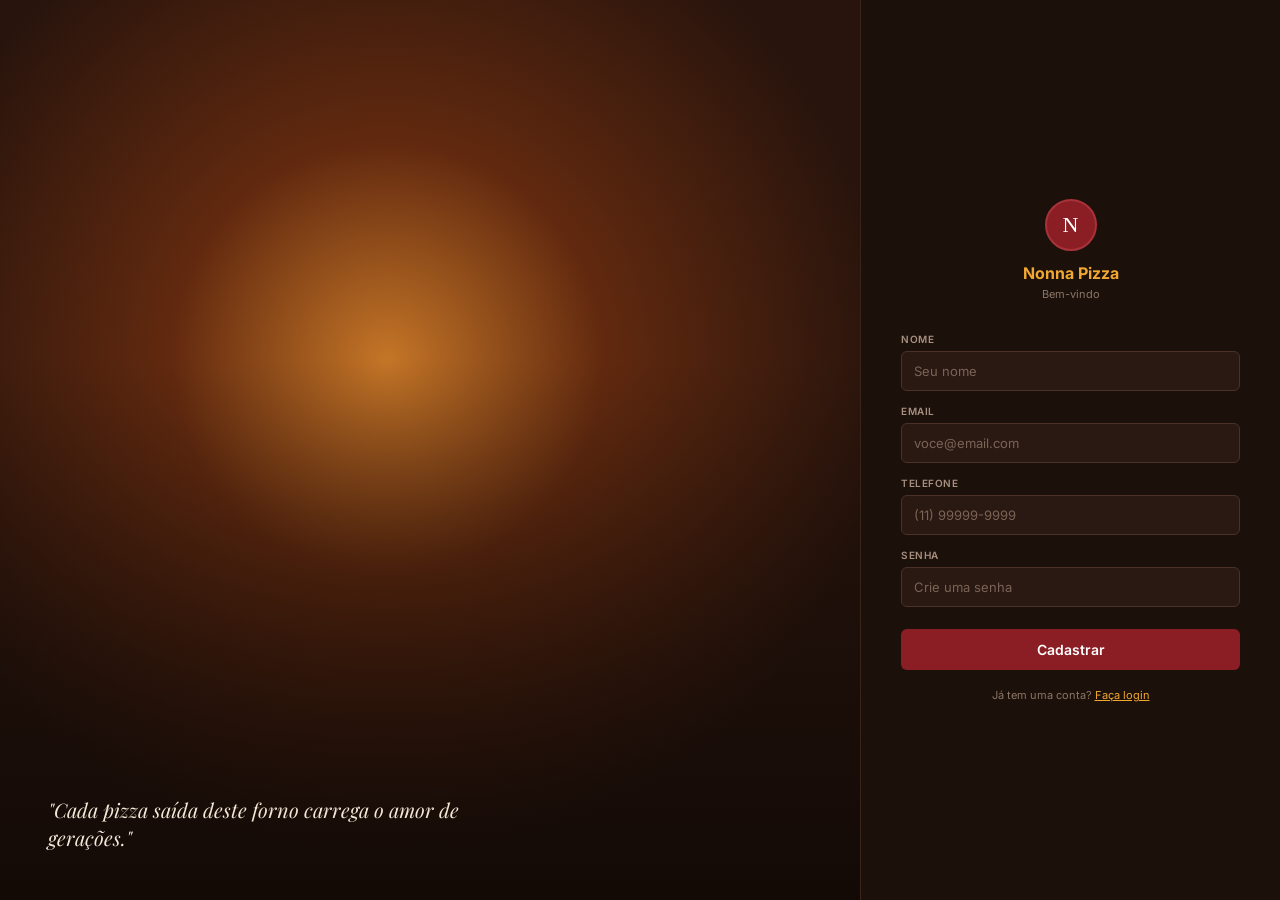
<file: nonna-pizza/src/main/webapp/cadastro.html>
<!DOCTYPE html>
<html lang="pt-BR">
<head>
    <meta charset="UTF-8">
    <meta name="viewport" content="width=device-width, initial-scale=1.0">
    <title>Cadastro - Nonna Pizza</title>
    <link rel="preconnect" href="https://fonts.googleapis.com">
    <link rel="preconnect" href="https://fonts.gstatic.com" crossorigin>
    <link href="https://fonts.googleapis.com/css2?family=Inter:wght@400;500;600;700&family=Playfair+Display:ital@1&display=swap" rel="stylesheet">
    <link rel="stylesheet" href="css/base.css">
    <link rel="stylesheet" href="css/auth.css">
</head>
<body>

<main class="auth">
    <section class="auth-visual">
        <blockquote>
            <p>"Cada pizza saída deste forno carrega o amor de gerações."</p>
        </blockquote>
    </section>

    <section class="auth-painel">
        <div class="auth-marca">
            <span class="marca-selo" aria-hidden="true">N</span>
            <strong>Nonna Pizza</strong>
            <span>Bem-vindo</span>
        </div>

        <p class="erro-form" id="erro" role="alert" hidden>Este e-mail já está cadastrado.</p>

        <form action="create-cliente" method="post" class="auth-form">
            <div>
                <label for="nome">Nome</label>
                <input type="text" name="nome" id="nome" placeholder="Seu nome" autocomplete="name" required>
            </div>
            <div>
                <label for="email">Email</label>
                <input type="email" name="email" id="email" placeholder="voce@email.com" autocomplete="email" required>
            </div>
            <div>
                <label for="telefone">Telefone</label>
                <input type="tel" name="telefone" id="telefone" placeholder="(11) 99999-9999" autocomplete="tel" required>
            </div>
            <div>
                <label for="senha">Senha</label>
                <input type="password" name="senha" id="senha" placeholder="Crie uma senha" autocomplete="new-password" minlength="6" required>
            </div>

            <button type="submit" class="btn btn-primario">Cadastrar</button>
        </form>

        <p class="auth-troca">Já tem uma conta? <a href="login.html">Faça login</a></p>
    </section>
</main>

<script>
    if (location.search.includes("erro")) document.getElementById("erro").hidden = false;
</script>
</body>
</html>
</file>
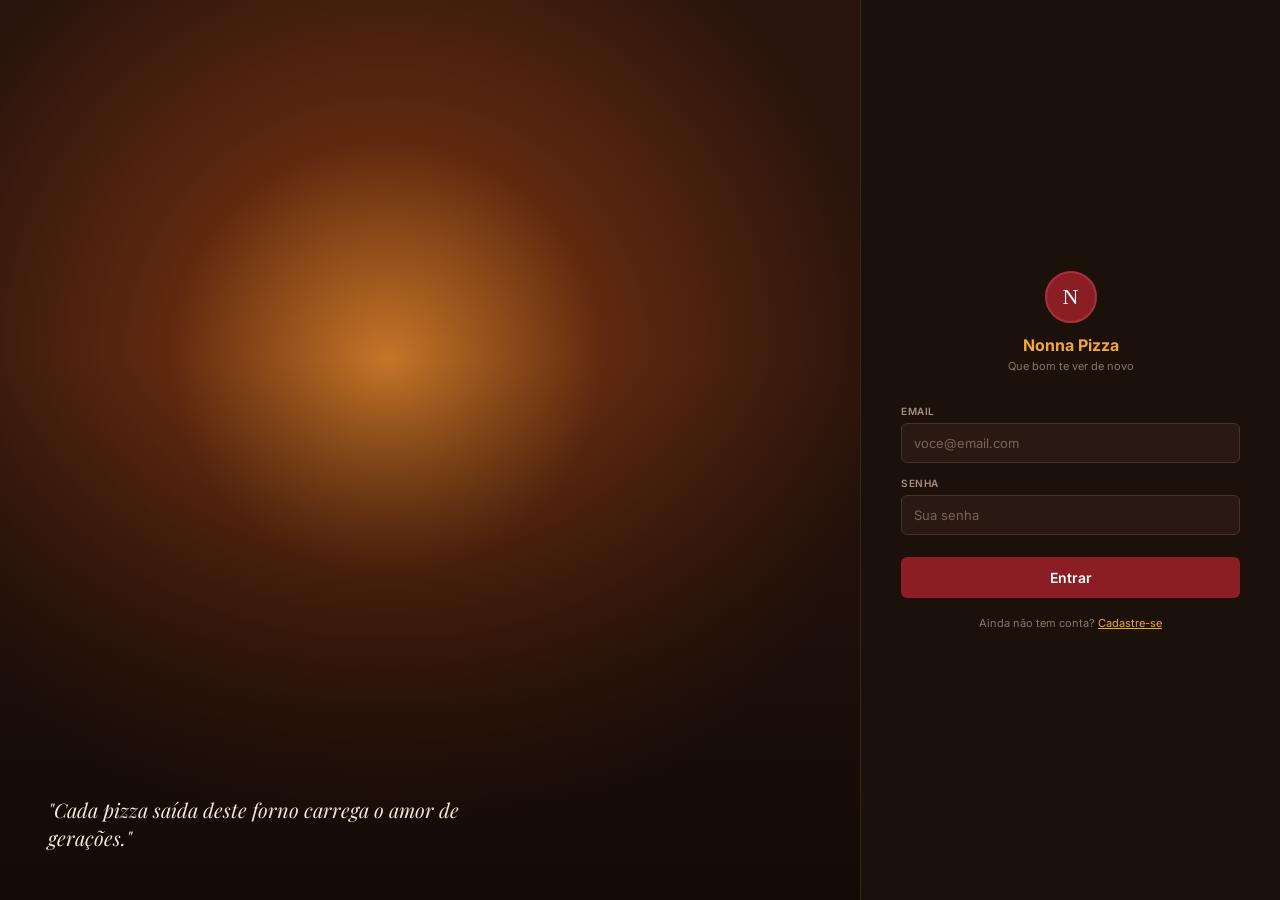
<file: nonna-pizza/src/main/webapp/login.html>
<!DOCTYPE html>
<html lang="pt-BR">
<head>
    <meta charset="UTF-8">
    <meta name="viewport" content="width=device-width, initial-scale=1.0">
    <title>Entrar - Nonna Pizza</title>
    <link rel="preconnect" href="https://fonts.googleapis.com">
    <link rel="preconnect" href="https://fonts.gstatic.com" crossorigin>
    <link href="https://fonts.googleapis.com/css2?family=Inter:wght@400;500;600;700&family=Playfair+Display:ital@1&display=swap" rel="stylesheet">
    <link rel="stylesheet" href="css/base.css">
    <link rel="stylesheet" href="css/auth.css">
</head>
<body>

<main class="auth">
    <section class="auth-visual">
        <blockquote>
            <p>"Cada pizza saída deste forno carrega o amor de gerações."</p>
        </blockquote>
    </section>

    <section class="auth-painel">
        <div class="auth-marca">
            <a href="landing.jsp">
                <span class="marca-selo" aria-hidden="true">N</span>
            </a>
            <strong>Nonna Pizza</strong>
            <span>Que bom te ver de novo</span>
        </div>

        <p class="erro-form" id="erro" role="alert" hidden>E-mail ou senha incorretos.</p>

        <form action="login" method="post" class="auth-form">
            <div>
                <label for="email">Email</label>
                <input type="email" name="email" id="email" placeholder="voce@email.com" autocomplete="email" required>
            </div>
            <div>
                <label for="senha">Senha</label>
                <input type="password" name="senha" id="senha" placeholder="Sua senha" autocomplete="current-password" required>
            </div>

            <button type="submit" class="btn btn-primario">Entrar</button>
        </form>

        <p class="auth-troca">Ainda não tem conta? <a href="cadastro.jsp">Cadastre-se</a></p>
    </section>
</main>

<script>
    if (location.search.includes("erro")) document.getElementById("erro").hidden = false;
</script>
</body>
</html>
</file>
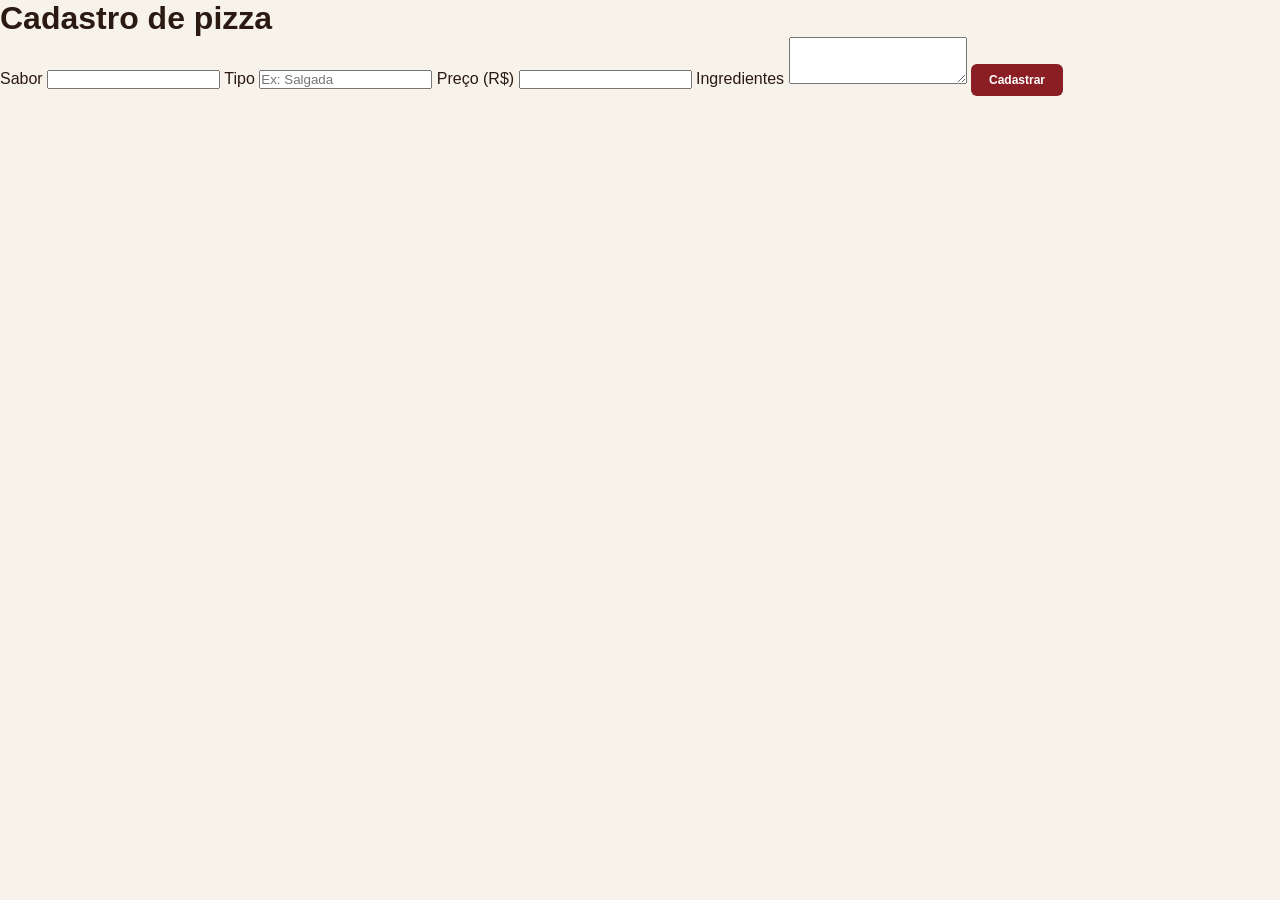
<file: nonna-pizza/src/main/webapp/pizzas.html>
<!DOCTYPE html>
<html lang="pt-BR">
<head>
    <meta charset="UTF-8">
    <meta name="viewport" content="width=device-width, initial-scale=1.0">
    <title>Cadastro de pizza - Nonna Pizza</title>
    <link rel="stylesheet" href="css/base.css">
</head>
<body>
<main>
    <h1>Cadastro de pizza</h1>

    <form action="/create-pizza" method="post">
        <label for="sabor">Sabor</label>
        <input type="text" name="sabor" id="sabor" required>

        <label for="tipo">Tipo</label>
        <input type="text" name="tipo" id="tipo" placeholder="Ex: Salgada" required>

        <label for="valor">Preço (R$)</label>
        <input type="number" name="valor" id="valor" step="0.01" min="0.01" required>

        <label for="descricao">Ingredientes</label>
        <textarea name="descricao" id="descricao" rows="3" required></textarea>

        <button type="submit" class="btn btn-primario">Cadastrar</button>
    </form>
</main>
</body>
</html>
</file>
<file: nonna-pizza/src/main/webapp/css/base.css>
/* ===== CORES (mude aqui e muda o site todo) ===== */
:root {
    --marrom-escuro: #2e1a12;
    --vinho: #8b1e24;
    --vinho-hover: #6f171c;
    --dourado: #f0a830;
    --ouro: #bf8a2c;
    --laranja: #c97a1e;
    --fundo: #f8f3ea;
    --papel: #fcf9f3;
    --bege: #efe5d4;
    --bege-campo: #e8dcc4;
    --borda: #e2d6c1;
    --borda-ouro: #e3cf9f;
    --texto: #2b1a12;
    --texto-suave: #7a6a5c;
}

/* ===== BASE ===== */
* {
    margin: 0;
    padding: 0;
    box-sizing: border-box;
}

body {
    font-family: "Inter", Arial, sans-serif;
    background: var(--fundo);
    color: var(--texto);
}

a {
    text-decoration: none;
    color: inherit;
}

img {
    display: block;
    max-width: 100%;
}

/* garante que o atributo hidden esconda mesmo com display definido no CSS */
[hidden] {
    display: none !important;
}

.container {
    width: min(1100px, 100% - 40px);
    margin-inline: auto;
}

/* ===== ÍCONES (SVG inline) ===== */
.icone {
    width: 1em;
    height: 1em;
    fill: none;
    stroke: currentColor;
    stroke-width: 2;
    stroke-linecap: round;
    stroke-linejoin: round;
}

/* ===== BOTÕES ===== */
.btn {
    display: inline-flex;
    align-items: center;
    justify-content: center;
    gap: 6px;
    padding: 9px 18px;
    border-radius: 6px;
    border: none;
    font-family: inherit;
    font-size: 12px;
    font-weight: 600;
    text-align: center;
    cursor: pointer;
    transition: background 0.2s;
}

.btn-primario {
    background: var(--vinho);
    color: white;
}

.btn-primario:hover {
    background: var(--vinho-hover);
}

.btn-secundario {
    background: var(--bege-campo);
    color: var(--texto-suave);
    border: 1px solid var(--borda);
    font-weight: 400;
}

.btn-grande {
    padding: 13px 22px;
    font-size: 14px;
}

/* ===== CARD ===== */
.card {
    background: var(--bege);
    border: 1px solid var(--borda);
    border-radius: 10px;
}

/* ===== CAMPO DE BUSCA (cardápio e pedidos) ===== */
.busca {
    display: flex;
    align-items: center;
    gap: 8px;
    width: 100%;
    max-width: 220px;
    padding: 8px 12px;
    background: var(--bege-campo);
    border: 1px solid var(--borda-ouro);
    border-radius: 8px;
    color: var(--texto-suave);
}

.busca input {
    flex: 1;
    min-width: 0;
    border: 0;
    background: none;
    font: inherit;
    font-size: 12px;
    color: var(--texto);
}

.busca input:focus {
    outline: none;
}

.busca:focus-within {
    outline: 2px solid var(--vinho);
}
</file>
<file: nonna-pizza/src/main/webapp/css/auth.css>
/* Login e cadastro. Usar junto com base.css */

.auth {
    display: grid;
    grid-template-columns: 1fr minmax(320px, 420px);
    min-height: 100vh;
    background: #1a0e0a;
    color: #f3e7d6;
}

/* Lado esquerdo: imagem + frase.
   Para usar uma foto, troque o último gradiente por url("../imagens/salao.jpg") center / cover */
.auth-visual {
    display: flex;
    align-items: flex-end;
    padding: 48px;
    background:
        linear-gradient(0deg, rgba(15, 8, 5, 0.85), rgba(15, 8, 5, 0.1) 60%),
        radial-gradient(circle at 45% 40%, #d9822b 0%, #6b2d10 30%, #2a150d 70%);
}

.auth-visual blockquote {
    max-width: 420px;
    font-family: "Playfair Display", Georgia, serif;
    font-size: 20px;
    font-style: italic;
    line-height: 1.4;
}

.auth-painel {
    display: flex;
    flex-direction: column;
    justify-content: center;
    padding: 48px 40px;
    background: #1c100b;
    border-left: 1px solid #3a2419;
}

.auth-marca {
    display: flex;
    flex-direction: column;
    align-items: center;
    gap: 4px;
    margin-bottom: 32px;
    text-align: center;
}

.auth-marca .marca-selo {
    display: grid;
    place-items: center;
    width: 52px;
    height: 52px;
    margin-bottom: 8px;
    border-radius: 50%;
    border: 2px solid #a8323a;
    background: var(--vinho);
    font-family: Georgia, serif;
    font-size: 22px;
    color: white;
}

.auth-marca strong {
    font-size: 16px;
    color: var(--dourado);
}

.auth-marca span {
    font-size: 11px;
    color: #8a7666;
}

.auth-form {
    display: flex;
    flex-direction: column;
    gap: 14px;
}

.auth-form label {
    display: block;
    margin-bottom: 6px;
    font-size: 10px;
    font-weight: 600;
    letter-spacing: 0.5px;
    text-transform: uppercase;
    color: #a89080;
}

.auth-form input {
    width: 100%;
    padding: 11px 12px;
    border: 1px solid #4a3228;
    border-radius: 6px;
    background: #2a1812;
    font: inherit;
    font-size: 13px;
    color: #f3e7d6;
}

.auth-form input::placeholder {
    color: #7a6455;
}

.auth-form input:focus {
    outline: 2px solid var(--vinho);
}

.auth-form .btn {
    width: 100%;
    margin-top: 8px;
    padding: 12px;
    font-size: 14px;
}

.auth-troca {
    margin-top: 18px;
    text-align: center;
    font-size: 11px;
    color: #8a7666;
}

.auth-troca a {
    color: var(--dourado);
    text-decoration: underline;
}

@media (max-width: 800px) {
    .auth {
        grid-template-columns: 1fr;
    }

    .auth-visual {
        min-height: 180px;
        padding: 24px;
    }

    .auth-painel {
        border-left: 0;
    }
}
.erro-form {
    margin-bottom: 12px;
    padding: 10px 12px;
    font-size: 13px;
    color: #b8333f;
    background: #f6d6da;
    border-radius: 8px;
}
</file>
